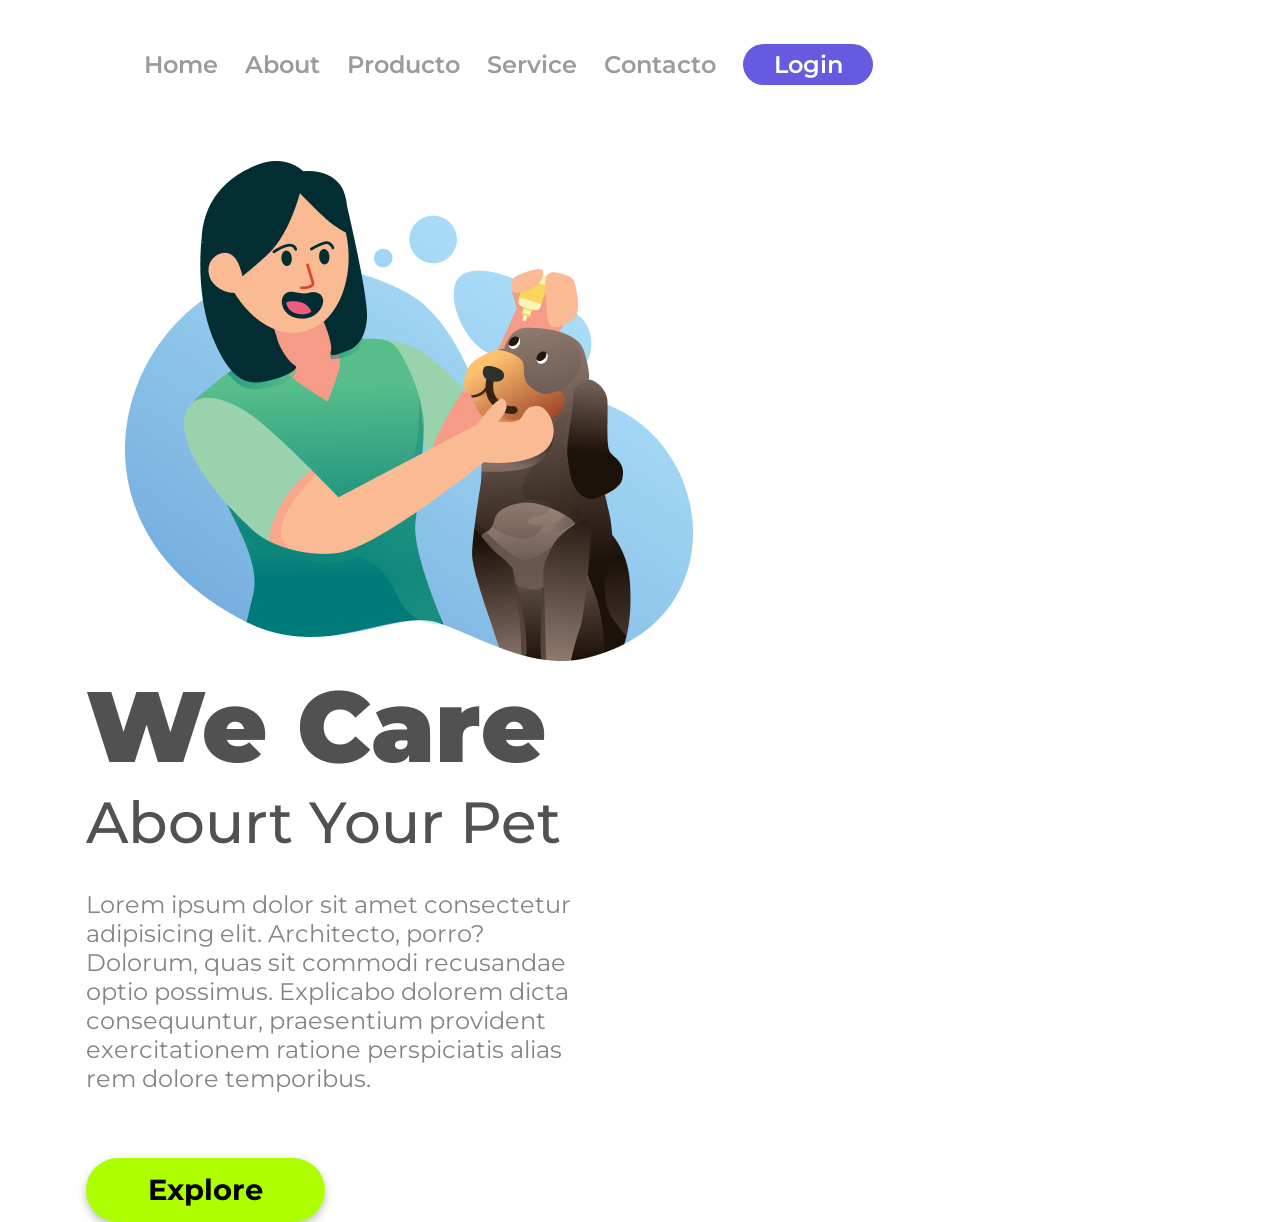
<file: CSS/Projeto-pt-1/index.html>
<!DOCTYPE html>
<html lang="pt-br">
<head>
    <meta charset="UTF-8">
    <meta name="viewport" content="width=device-width, initial-scale=1.0">
    <link rel="preconnect" href="https://fonts.googleapis.com">
    <link rel="preconnect" href="https://fonts.gstatic.com" crossorigin>
    <link href="https://fonts.googleapis.com/css2?family=Inter:ital,opsz,wght@0,14..32,100..900;1,14..32,100..900&family=Montserrat:ital,wght@0,100..900;1,100..900&display=swap" rel="stylesheet">
    <link rel="stylesheet" href="./style.css">
    <title>We Care</title>
</head>

<body>
    <header>
        <a class="link-header">Home</a>
        <a class="link-header">About</a>
        <a class="link-header">Producto</a>
        <a class="link-header">Service</a>
        <a class="link-header">Contacto</a>

        <button class="button-header">Login</button>
    </header>
    <main>
        <img src="./assets/We-Care.png" alt="we-care-logo" class="logo-image">
        
        <section>
            <h1>We Care</h1>
            <h3>Abourt Your Pet</h3>

            <p>Lorem ipsum dolor sit amet consectetur adipisicing elit. Architecto, porro? Dolorum, quas sit commodi recusandae optio possimus. Explicabo dolorem dicta consequuntur, praesentium provident exercitationem ratione perspiciatis alias rem dolore temporibus.</p>

            <button class="button-main">Explore</button>
        </section>
    </main>
</body>
</html>
</file>
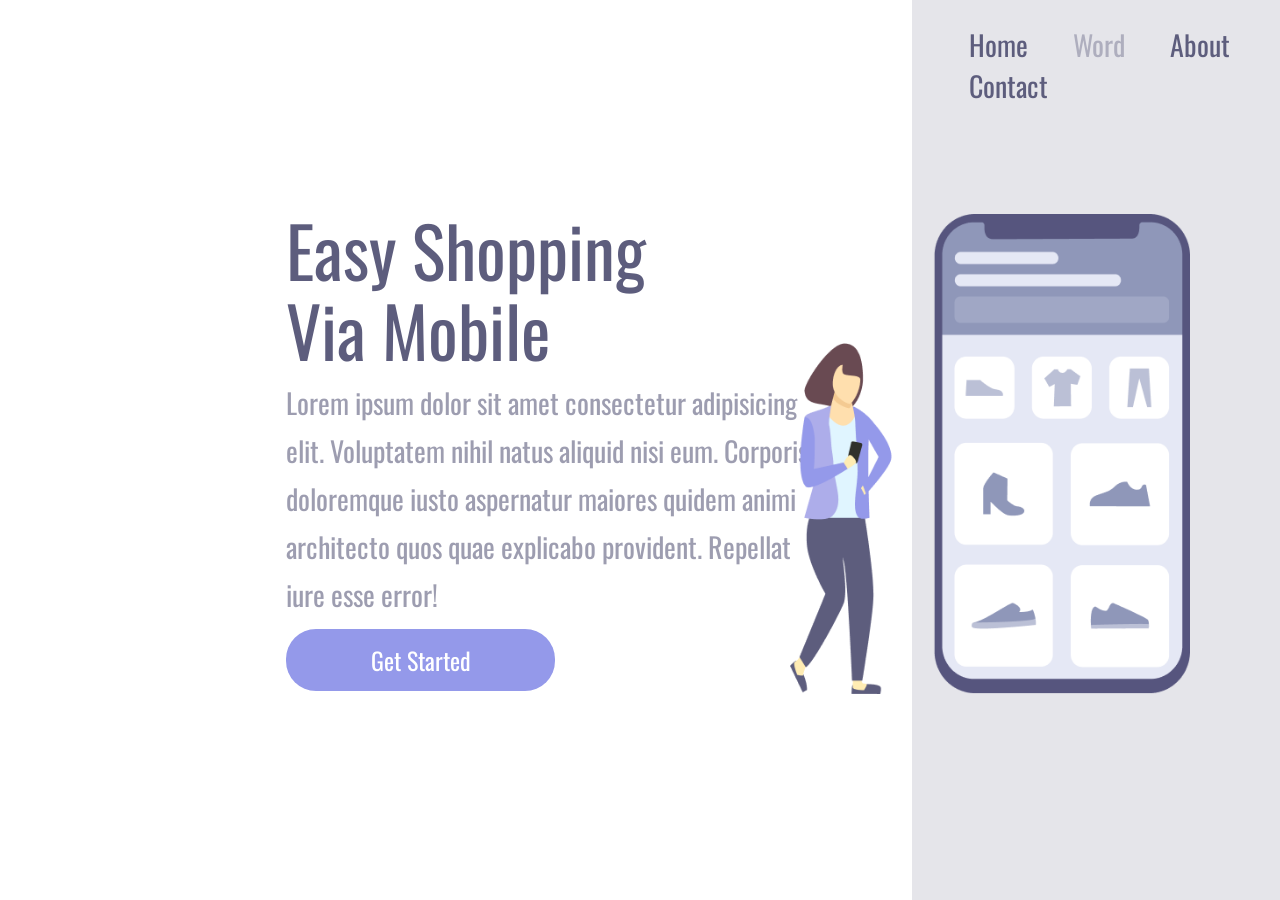
<file: CSS/Projeto-pt-2/index.html>
<!DOCTYPE html>
<html lang="en">
<head>
    <meta charset="UTF-8">
    <meta name="viewport" content="width=device-width, initial-scale=1.0">
    <link rel="preconnect" href="https://fonts.gstatic.com" crossorigin>
    <link href="https://fonts.googleapis.com/css2?family=Oswald:wght@200..700&display=swap" rel="stylesheet">
    <link rel="stylesheet" href="./styles.css">
    <title>CSS - Projeto</title>
</head>
<body>

    <main class="wrapper">

        <section class="container-left">
            <h1>Easy Shopping<br>Via Mobile</h1>
        
            <p>Lorem ipsum dolor sit amet consectetur adipisicing elit. Voluptatem nihil natus aliquid nisi eum. Corporis doloremque iusto aspernatur maiores quidem animi architecto quos quae explicabo provident. Repellat iure esse error!</p>
        
            <button>Get Started</button>
        </section>


        <section class="container-right">
            <header class="menu-superior">
                <a>Home</a>
                <a>Word</a>
                <a>About</a>
                <a>Contact</a>
            </header>

            <img class="imagem" src="./assets/Easy Shopping.png" alt="Mulher com Celular">
        </section>
        
    </main>


</body>
</html>
</file>
<file: CSS/Projeto-pt-1/style.css>
*{
    margin: 0px;
    padding: 0px;
    box-sizing: 0;
    font-family: "Montserrat", sans-serif;
  
  /*.montserrat-<uniquifier>{ 
  font-family: "Montserrat", sans-serif;
  font-optical-sizing: auto;
  font-weight: <weight>;
  font-style: normal;}
*/
}
header{
  margin: 44px 144px 76px;
}

.link-header{
  font-weight: 600;
  font-size: 24px;
  cursor: pointer;
  color: #989d9c;
  margin-right: 23px;
  line-height: 29px;

}

.button-header{
  background: #665ae1;
  height: 41px;
  width: 130px;
  border: none;
  border-radius: 20.5px;
  font-size: 24px;
  font-weight: 600;
  color: #ffffff;
  line-height: 29px;
  cursor: pointer;

}


.logo-image{
  width: 568px;
  height: 500px;
  margin-left: 125px;
  display:inline-block;
}

section{
  display:inline-block;
  margin-left: 86px;
}

h1{
  font-weight: 900;
  font-size: 100px;
  line-height: 122px;
  color: #515151;
}

h3{
  font-weight: 500;
  font-size: 58px;
  line-height: 71px;
  color: #515151;
}

p{
  width: 515px;
  font-weight: 400;
  font-size: 24px;
  line-height: 29px;
  color: #848484;
  margin-top: 32px;
  margin-bottom: 65px;
}

.button-main{
  background: #adff00;
  border-radius: 40px;
  width: 239px;
  height: 64px;
  border: none;
  cursor: pointer;
 filter:drop-shadow(0px 4px 4px rgba(0, .0, .0, 0.25));
 font-weight: 700; 
 font-size: 29px;
 line-height: 34px;
 color: #000000;
}






@media screen and (max-width: 390px) {
  .link-header{
    display: none;
  }

  .button-header{
    display: none;
  }
  
  *{
    margin: 0;
    padding: 0;

  }

  main{
    display: flex;
    flex-direction: column;
    justify-content: center;
}

  section{
    margin-left: 0px;
  }

  .logo-image{
  width: 100vw;
  min-height: 100%; 
  margin: 0px auto;
  display: block;
  width: 354px;
  height: 317px;
} 

  h1{
    font-size: 50px;
    text-align: center;
}

  h3{
    font-size: 30px;
    text-align: center;
}

  p{
    display: none;
}

  .button-main{
    display: block;
    margin-left: auto;
    margin-right: auto;
  }
}
</file>
<file: CSS/Projeto-pt-2/styles.css>
*{
    margin: 0;
    padding: 0;
    font-family: "Oswald",sans-serif;
    box-sizing: border-box;
    font-weight: 400;
    color: #5d5d7d;
}

.wrapper{
     width: 100vw;
     height: 100vh;
     display: flex;
     justify-content: space-between;
}

.container-left{
    width: 60%;
    height: 100vh;
    margin-left: 200px;
    display: flex;
    flex-direction: column;
    position: relative;
    justify-content: center;
    padding: 86px;
}
.container-left h1{
    font-size: 70px;
    line-height: 80px;
    width: 368px;
} 

.container-left p{
    font-size: 28px;
    line-height: 48px;
    opacity: 0.6;
    width: 540px;
    padding: 10px 0px;
}

.container-left button{
    width: 269px;
    height: 62px;
    font-size: 24px;
    line-height: 36%;
    text-align: center;
    color: #FFFFFF;
    background: #9499ea;
    box-shadow: 0px 10px 24px;
    cursor: pointer;
    border-radius: 30px;
    border: none;
}

button:hover{
    opacity: .8;
}

button:active{
    opacity: .5;
}

.container-right{
    background-color: rgb(93, 93, 125, 0.16);
    height: 100vh;
    width: 40%;
}

.imagem{
    width: 400px;
    height: 480px;
    position: relative;
    top: 12%;
    right: 122px;
}

a{
    font-size: 28px;
    line-height: 41px;
    margin-right: 41px;
    cursor: pointer;
}

a:nth-child(2){
    opacity: 0.4;
}

a:hover{
    opacity: 0.4;
}
a:active{
    opacity: 0.8;
}

header{
    margin: 24px 0px 0px 57px;
}

@media screen and (max-width: 900px) {
    
    .wrapper{
    display: block;
}
    
    .container-left{
        width: 100%;
        height: 50%;
        margin: 0px;
        padding: 0px;
        position: relative;
    }
    
    .container-left h1{
        position: absolute;
        top: 5%;
        left: 26%;
    }

    .container-left p{
        position: absolute;
        top: 35%;
        left: 15%;
    }

    .container-left button{
        position: absolute;
        top: 80%;
        left: 35%;
    }
    .menu-superior{
        display: none;
    }


    .container-right{
        width: 100%;
        height: 50%;
        position: relative;
    }

    .imagem{
        position: absolute;
        top: 10%;
        left: 20%;
    }


}
    













/*
@media screen and (max-width: 900px) {
  
  
    .wrapper{
    display: block;
    
}  

.container-left{
    width: 100%;
    margin: 0;
    padding: 0;
    height: 50%;

}
 
.container-right{
    height: auto;
    width: 100%;
    position: static;
    padding: 40px;    
}   

.imagem{
    position: static;
    max-width: 90%;
}

header{
    display: none;
}

.container-left h1{
    font-size: 36px;
    line-height: 52px;
    width: auto;
    margin: 40px;
    text-align: center;
} 

.container-left p{
    margin: 15px 30pxs;
    width: auto;
    text-align: center;
    font-size: 14px;
    line-height: 24px;
    
}

.container-left button{
    margin: 0px auto;
    display: block;
}

}
 







 .wrapper{
     display: block;
    
}

.container-left{
    width: 100vw;
    height: 50%;
    margin-left: 0px;
    padding: 24px;
    display: block;
}
.container-left h1{
    font-size: 36px;
    line-height: 52px;
    width: auto;
    border: 3px solid #5d5d7d;
} 

.container-left p{
    font-size: 14px;
    line-height: 24px;
    width: 240px;
    
    
}

.container-left button{
    margin: 0 auto;
    width: 200px;
    height: 45px;
}

.container-right{
    background-color: rgb(93, 93, 125, 0.16);
    height: 50%;
    width: 100vh;
}

.imagem{
    width: 400px;
    height: 480px;
    position: relative;
    top: 12%;
    right: 122px;
}

a{
    font-size: 28px;
    line-height: 41px;
    margin-right: 41px;
    cursor: pointer;
}

a:nth-child(2){
    opacity: 0.4;
}

a:hover{
    opacity: 0.4;
}
a:active{
    opacity: 0.8;
}

header{
    margin: 24px 0px 0px 57px;
}
*/
</file>
